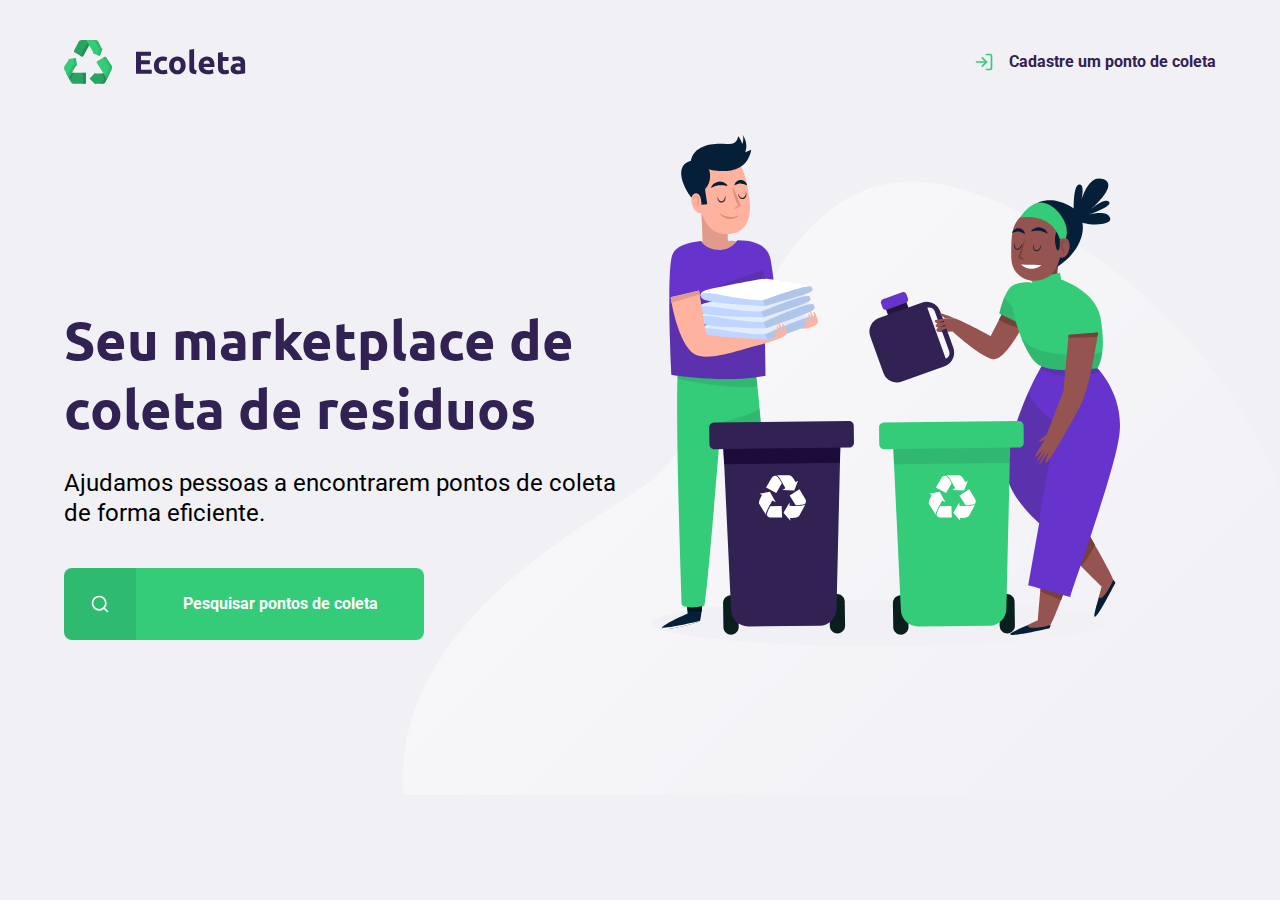
<file: index.html>
<!DOCTYPE html>
<html lang="pt_br">
<head>
   <meta charset="UTF-8">
   <meta name="viewport" content="width=device-width, initial-scale=1.0">
   <title>next level</title>
   <link href="https://fonts.googleapis.com/css2?family=Roboto&family=Ubuntu:wght@700&display=swap" rel="stylesheet"><!--akie uma maneira de colocar mais de uma fonte em um unico link-->
   <link rel="stylesheet" href="css/style.css">
   <link rel="stylesheet" href="css/home.css">
   <link rel="stylesheet" href="css/modal.css">
   <link rel="stylesheet" href="css/responsive.css">
</head>
<body>
   <div id="page-home">
      <div class="container">
         <header>
            <img src="./images/icones/logo.svg" alt="logomarca"><!--alt serve como uma descriçao da img caso ao ache w para acessibilidade para leitor de telas para pessoas cegas-->
            <a href="create-point.html"><span></span>Cadastre um ponto de coleta</a>
         </header>

         <main>
            <h1>Seu marketplace de coleta de residuos</h1>
            <p>Ajudamos pessoas a encontrarem pontos de coleta de forma eficiente.</p>
            <a href="#"><span></span><strong>Pesquisar pontos de coleta</stron></a>
         </main><!--main serve para colocar as informaçoes principais do documento ou site ou a parte que vai ter mais destaque-->   
      </div><!--container-->
   </div><!--page-home-->


   <div class="modal hide">
      <div class="content">
         <div class="header">
            <h1>Pontos de Coleta</h1>
            <a href="#">Fechar</a>
         </div><!--header-->
         <form action="search-results.html">
            <label for="search">Cidade</label>
            <div class="search field">
               <input type="text" name="search" placeholder="Pesquise por cidade">
               <button>
                  <img src="./images/icones/search.svg" alt="Buscar">
               </button>
            </div>
         </form>
      </div><!--content-->
   </div><!--modal-->

   <script src="./js/index.js"></script>
</body>
</html>
</file>
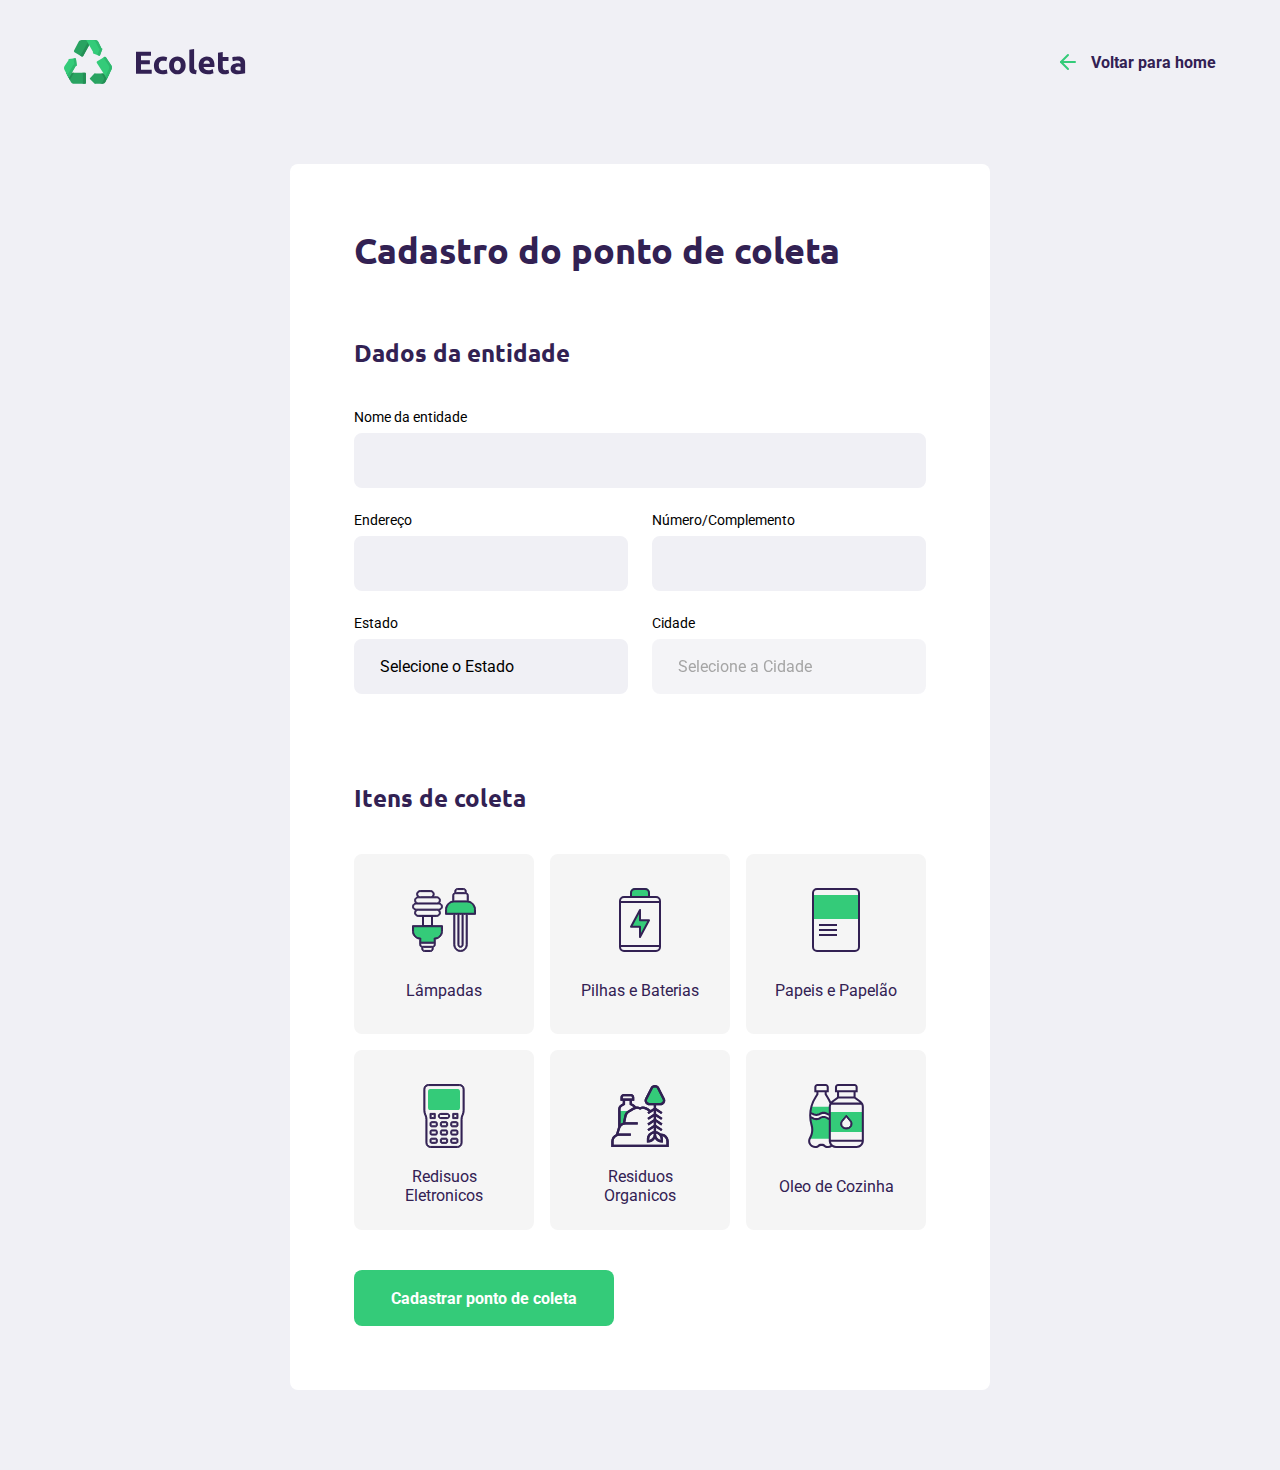
<file: create-point.html>
<!DOCTYPE html>
<html lang="pt_br">
<head>
   <meta charset="UTF-8">
   <meta name="viewport" content="width=device-width, initial-scale=1.0">
   <title>next level</title>
   <link href="https://fonts.googleapis.com/css2?family=Roboto&family=Ubuntu:wght@700&display=swap" rel="stylesheet"><!--akie uma maneira de colocar mais de uma fonte em um unico link-->
   <link rel="stylesheet" href="css/style.css">
   <link rel="stylesheet" href="css/create-point.css">
   <link rel="stylesheet" href="css/responsive.css">
</head>
<body>
   <div id="page-create-point">
      <header>
         <img src="./images/icones/logo.svg" alt="logomarca">
         <a href="index.html"><span></span>Voltar para home</a>
      </header>
      
      <form action="">
         <h1>Cadastro do ponto de coleta</h1>
         <fieldset>  
            <legend>
               <h2>Dados da entidade</h2>
            </legend>
            <div class="field">
               <label for="name">Nome da entidade</label>
               <input type="text" name="name" required>
            </div><!--field-->

            <div class="field-group">
               <div class="field">
                  <label for="address">Endereço</label>
                  <input type="text" name="address" required>        
               </div>
               <div class="field">
                  <label for="address">Número/Complemento</label>
                  <input type="text" name="address" required>
               </div>
            </div><!--field-group-->

            <div class="field-group">
               <div class="field">
                  <label for="state">Estado</label>
                  <select name="uf" required>
                     <option value="">Selecione o Estado</option>
                  </select>
                  <input type="hidden" name="state">
               </div>
               <div class="field">
                  <label for="city">Cidade</label><!--o disabled serve para deixr o elemento desativado-->
                  <select name="city" disabled required>
                     <option value="">Selecione a Cidade</option>
                  </select>       
               </div>
            </div><!--field-group-->   
            
         </fieldset><!--serve para fazer um agrupamentos de elementos e o mesmo que usar uma div mais esse e mais uma questao sematica do html e organizaçao do codigo e quando usar o fieldset usar tbm o lengend dentro serve meio que para o titulo ou descriçao-->
         <fieldset>
            <legend>
               <h2>Itens de coleta</h2>
            </legend>

            <div class="items-grid">
               <li data-id="1">
                  <img src="./images/icones/lampadas.svg" alt="lampadas"><!--alt decricao d img-->
                  <span>Lâmpadas</span>
               </li><!--li para fazer listas-->
               <li data-id="2">
                  <img src="./images/icones/baterias.svg" alt="Pilhas e Baterias"><!--alt decricao d img-->
                  <span>Pilhas e Baterias</span>
               </li>
               <li data-id="3">
                  <img src="./images/icones/papeis-papelao.svg" alt="Papeis e Papelão"><!--alt decricao d img-->
                  <span>Papeis e Papelão</span>
               </li>
               <li data-id="4">
                  <img src="./images/icones/eletronicos.svg" alt="Redisuos Eletronicos"><!--alt decricao d img-->
                  <span>Redisuos Eletronicos</span>
               </li>
               <li data-id="5">
                  <img src="./images/icones/organicos.svg" alt="Residuos Organicos"><!--alt decricao d img-->
                  <span>Residuos Organicos</span>
               </li>
               <li data-id="6">
                  <img src="./images/icones/oleo.svg" alt="Oleo de Cozinha"><!--alt decricao d img-->
                  <span>Oleo de Cozinha</span>
               </li>
            </div><!--items-grid-->
            <input type="hidden" name="items">
         </fieldset>
         <button type="submit">Cadastrar ponto de coleta</button>
      </form>

   </div><!--page-create-->
   
   <script src="js/create-point.js"></script>
</body>
</html>
</file>
<file: css/style.css>
* {
   margin: 0;
   padding: 0;
   box-sizing: border-box;
   font-family: 'Roboto', sans-serif;
}

:root {
   --title-color: #322153;
   --primary-color: #34cb79;
}/*akie e mais o menos cmo o sass da para usar essa propriedade onde vc quiser i o elemento que vc escolher fica cm essa propriedade que akie no caso e o color*/

body {
   background: #f0f0f5;
   -webkit-font-smoothing: antialiased;/*isso serve para fonte achoque para a fonte ser apresnetada de forma mais suave algo assim*/
}

a {
   text-decoration: none;
}

h1, h2, h3 ,h4 ,h5 {
   color:var(--title-color);
   /*akie faz a refencia com o :root que esta la no começo*/
   font-family: 'Ubuntu', sans-serif;
}
</file>
<file: css/home.css>
#page-home {
   height: 100vh;
   background: url('../images/icones/home-background.svg') no-repeat;
   background-position: right 15vh; 
}

#page-home .container {
   width: 90%;
   height: 100%;
   max-width: 1280px;
   margin: 0 auto;
   display: flex;
   flex-direction: column;
}

#page-home header {
   display: flex;
   align-items: center;
   justify-content: space-between;
   margin-top: 40px;
}

#page-home header a {
   display: flex;
   color: #322153;
   font-weight: 700;
}

#page-home header a span {
   width: 20px;
   height: 20px;
   display: flex;
   margin-right: 15px;
   background-image: url('../images/icones/log-in.svg'); 
}

#page-home main {
   max-width: 560px;
   flex: 1;
   display: flex;
   flex-direction: column;
   justify-content: center;
}

#page-home main h1 {
   font-size: 54px;
}

#page-home main p {
   font-size: 24px;
   line-height: 30px;
   margin-top: 25px;
}

#page-home main a {
   width: 100%;
   max-width: 360px;
   height: 72px;
   border-radius: 8px;
   background: var(--primary-color);
   display: flex;
   align-items: center;
   margin: 40px 0;
   transition: 400ms;
}

#page-home main a:hover {
   background: #2fb56e;
} 

#page-home main a span {
   width: 72px;
   height: 72px;
   background-color: rgba(0, 0, 0, 0.08);
   border-top-left-radius: 8px;
   border-bottom-left-radius: 8px;
   display: flex;
   align-items: center;
   justify-content: center;
}

#page-home main a span::after {
   width: 20px;
   height: 20px;
   content: "";
   background-image: url('../images/icones/search.svg');
}

#page-home main a strong {
   flex: 1;
   color: white;
   text-align: center;
}
</file>
<file: css/modal.css>
.modal {
   top: 0;
   width: 100vw;
   height: 100vh;
   background-color: #0e0a14ef;
   position: fixed;
   display: flex;
   justify-content: center;
   align-items: center;
   transition: 400ms;
}

.hide {
   display: none;
}

.modal .content {
   color: white;
   width: 420px;
}

.modal .header{
   display: flex;
   align-items: center;
   justify-content: space-between;
   margin-bottom: 40px;
}

.modal .header a{
   width: 20px;
   height: 20px;
   display: flex;
   font-size: 0.01px;/*para leitor de telas e acesibilidade*/
   background-image: url('../images/icones/x.svg');
}

.modal .header h1 {
   color: white;
   font-size: 36px;
   line-height: 42px;
}

.modal form label {
   font-size: 14px;
   line-height: 16px;
   display: block;
   margin-bottom: 8px;
}

.modal form .field {
   display: flex;
}

.modal form input {
   flex: 1;
   padding: 16px 24px;
   border: 0;
   border-radius: 8px 0 0 8px;
   background-color: #f0f0f5;
   font-size: 16px;
   color: #6c6c80;
   outline: none;
}


.modal form button {
   width: 72px;
   height: 72px;
   border: 0;
   border-radius: 0 8px 8px 0;
   background-color: var(--primary-color);
   outline: none;
   transition: 400ms;
   cursor: pointer;
}

.modal form button:hover {
   background-color: #2fb85e;
}
</file>
<file: css/responsive.css>
@media (min-width: 1700px) {
   #page-home {
      background-position-x: 40vw;
   }
} 


@media (max-width: 900px) {
   #page-home {
      background-position-x: 70vw;
   }

   #page-home .container {
      align-items: center;
      text-align: center;
   }

   #page-home header a {
      left: 50%;
      bottom: 30px;
      position: absolute;
      transform: translateX(-50%);
   }

   #page-home main {
      margin-top: 60px;
      align-items: center;
   }

   #page-search-results .cards {
      grid-template-columns: 1fr;
   }

   #page-search-results .cards img {
      height: 200px;
   }

   .cards .card {
      margin-bottom: 40px;
   }
}


@media (max-height: 620px) {
   #page-home {
      background-position-y: 200px;
   }
}
</file>
<file: css/create-point.css>
#page-create-point {
   width: 90%;
   max-width: 1280px;
   margin: 0 auto;
}

#page-create-point header {
   display: flex;
   justify-content: space-between;
   align-items: center;
   margin-top: 40px;
}

#page-create-point header a {
   color: var(--title-color);
   font-weight: bold;
   display: flex;
   align-items: center;
}

#page-create-point header a span{
   width: 20px;
   height: 24px;
   margin-right: 15px;
   display: flex;
   background-image: url('../images/icones/arrow-left.svg');
}/*usando o display flex no span tem que seta a largura e altura para aparecer o elemento*/


form {
   max-width: 700px;
   margin: 80px auto;
   padding: 64px;
   border-radius: 8px;
   background: white;
}

form h1 {
   font-size: 36px;
}

form fieldset {
   margin-top: 64px;
   border: 0;
}

form legend {
   margin-bottom: 40px;
}

form legend h2 {
   font-size: 24px;
}

form .field {
   flex: 1;
   display: flex;
   flex-direction: column;
   margin-bottom: 24px;
}

form .field-group {
   display: flex;
}

form label {
   font-size: 14px;
   margin-bottom: 8px;
}

form input,
form select {
   border: 0;
   outline: none;
   padding: 16px 24px;
   font-size: 16px;
   border-radius: 8px;
   border: 2px solid #f0f0f5;
   background: #f0f0f5;
   transition: 600ms;
}

form input:focus {
   border: 2px solid #34cb79;
   box-shadow: 0px 2px 16px 2px #ccc;
}

form select {
   -webkit-appearance: none;
   -moz-appearance: none;
   appearance: none;
}

form .field-group .field + .field {
   margin-left: 24px;
}

form button {
   width: 260px;
   height: 56px;
   border: 0;
   border-radius: 8px;
   color: white;
   background-color: var(--primary-color);
   font-size: 16px;
   font-weight: bold;
   margin-top: 40px;
   cursor: pointer;
   transition: background-color 400ms;
}

form button:hover {
   background-color: #2fb86e;
}

.items-grid {
   display: grid;
   grid-template-columns: 1fr 1fr 1fr;
   gap: 16px;/*gap para espamentos no grid*/
}/*para fazer uma grid com os elementos nessa confi vai ser feito tres colunas e o display grip calcula sozinho o espaço para os elementos quando usamos o fr*/

.items-grid li {
   height: 180px;
   list-style: none;
   border: 2px solid #f5f5f5;
   border-radius: 8px;
   background-color: #f5f5f5;
   padding: 32px 24px 16px;
   display: flex;
   flex-direction: column;
   align-items: center;
   justify-content: space-between;
   text-align: center;
   cursor: pointer;
}

.items-grid li span {
   flex: 1;
   display: flex;
   align-items: center;
   margin-top: 12px;
   color: var(--title-color);
}/*o flex 1 serve para fazer o elemento ter um tamanho que preencha o espaço que tiver sobrando caso tenha outro ou outros elementos e o elemento pai tem que estar com o display flex para isso dar certo*/

.items-grid li.selected {
   border: 2px solid #34cb79;
   background: #e1faec;
}

.items-grid li img,
.items-grid li span {
   pointer-events: none;
}/*akie serve para nao funcionar os eventos nesses elementos pois o li recebeu o evento de click e como eles sao filhos do li eles tabem receberao o evento de click ai cm essa config retira isso*/
</file>
